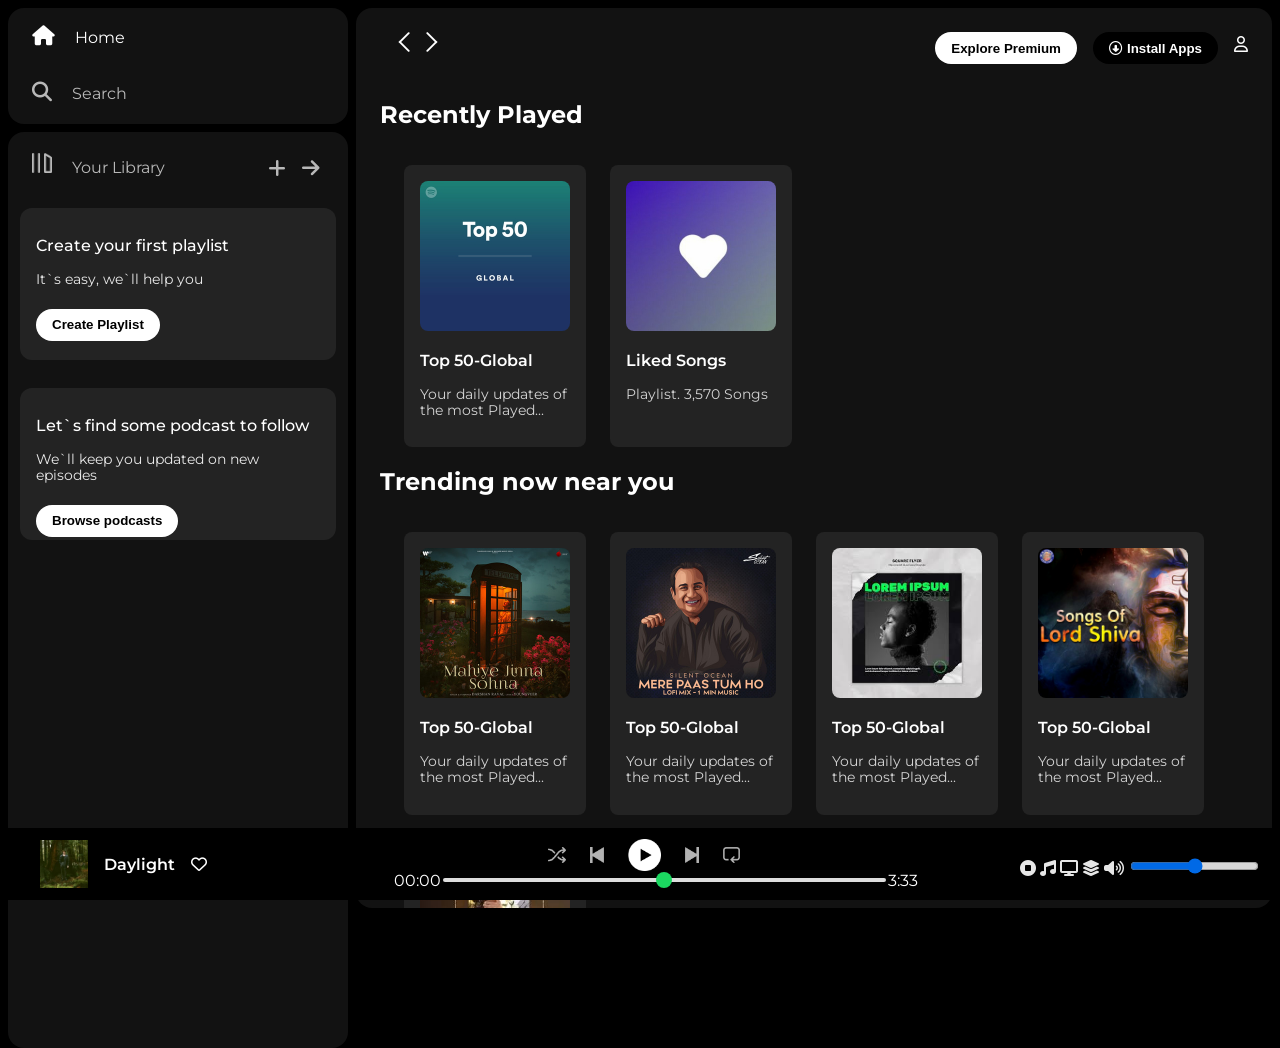
<file: index.html>
<!DOCTYPE html>
<html lang="en">
<head>
    <meta charset="UTF-8">
    <meta name="viewport" content="width=device-width, initial-scale=1.0">
    <link rel="stylesheet" href="https://cdnjs.cloudflare.com/ajax/libs/font-awesome/6.7.2/css/all.min.css" integrity="sha512-Evv84Mr4kqVGRNSgIGL/F/aIDqQb7xQ2vcrdIwxfjThSH8CSR7PBEakCr51Ck+w+/U6swU2Im1vVX0SVk9ABhg==" crossorigin="anonymous" referrerpolicy="no-referrer" />
    <link rel="icon" href="./assets/logo.png">
    <title>Spotify - Web Player: Music for everyone </title>
    <link rel="stylesheet" href="project.css"/>
    <link rel="preconnect" href="https://fonts.googleapis.com">
    <link rel="preconnect" href="https://fonts.gstatic.com" crossorigin>
    <link href="https://fonts.googleapis.com/css2?family=Montserrat:ital,wght@0,100..900;1,100..900&display=swap" rel="stylesheet">
    
</head>
<body>
    <div class="main">
        <div class="sidebar">
            <div class="nav">
                <div class="nav-option" style="opacity: 1;">
                    <i class="fa-solid fa-house"></i>
                    <a href="#">Home</a>
                </div>
                <div class="nav-option">
                    <i class="fa-solid fa-magnifying-glass"></i>   
                    <a href="#">Search</a>
                </div>
                </div>
            <div class="library">
                <div class="options">
                    <div class="lib-option nav-option" >
                   <img src="./assets/library_icon.png">
                    <a href="#">Your Library</a>
                    </div>

                    <div class="icons">
                        <i class="fa-solid fa-plus"></i>
                        <i class="fa-solid fa-arrow-right"></i>
                    </div>

                </div>
                <div class="lib-box">
                    <div class="box">
                        <p class="box-p1">Create your first playlist</p>
                        <p class="box-p2">It`s easy, we`ll help you</p>
                        <button class="badge">Create Playlist</button>
                    </div>

                    <div class="box">
                        <p class="box-p1">Let`s find some podcast to follow</p>
                        <p class="box-p2">We`ll keep you updated on new episodes</p>
                        <button class="badge">Browse podcasts</button>
                    </div>



                </div>
            </div>
        </div>
        <div class="main-content">
            <div class="sticky-nav">
                <div class=" sticky-nav-icons">
                    <img src="./assets/backward_icon.png">
                <img src="./assets/forward_icon.png" class="hide">

                </div>

               <div class="sticky-nav-options">
                <button class="badge nav-item hide">Explore Premium</button>
                <button class="badge nav-item dark-badge"><i class="fa-regular fa-circle-down" style="margin-right:5px ;"></i>Install Apps</button>
                <i class="fa-regular fa-user"></i>

               </div>
            
                
            </div>
           
            <h2>Recently Played</h2>
            <div class="cards-container">
                <div class="card">
                    <img src="./assets/card1img.jpeg" class="card-img">
                    <p class="card-title">Top 50-Global</p>
                    
                    <p class="card-info">Your daily updates of the most Played...</p>
                </div>
                <div class="card">
                    <img src="./assets/like.jpg" class="card-img">
                    <p class="card-title">Liked Songs</p>
                    <p class="card-info">Playlist. 3,570 Songs</p>
                </div>



            </div>

            <h2>Trending now near you</h2>
            <div class="cards-container">
                <div class="card">
                    <img src="./assets/card2img.jpeg" class="card-img">
                    <p class="card-title">Top 50-Global</p>
                    <p class="card-info">Your daily updates of the most Played...</p>
                </div>
                <div class="card">
                    <img src="./assets/card3img.jpeg" class="card-img">
                    <p class="card-title">Top 50-Global</p>
                    <p class="card-info">Your daily updates of the most Played...</p>
                </div>

                <div class="card">
                    <img src="./assets/album1.jpg" class="card-img">
                    <p class="card-title">Top 50-Global</p>
                    <p class="card-info">Your daily updates of the most Played...</p>
                </div>

                <div class="card">
                    <img src="./assets/album3.jpg" class="card-img">
                    <p class="card-title">Top 50-Global</p>
                    <p class="card-info">Your daily updates of the most Played...</p>
                </div>

                <div class="card">
                    <img src="./assets/album4.jpg" class="card-img">
                    <p class="card-title">Top 50-Global</p>
                    <p class="card-info">Your daily updates of the most Played...</p>
                </div>
            
            </div>
            
            <h2>Featured Carts</h2>
            <div class="cards-container">
                <div class="card">
                    <img src="./assets/card5img.jpeg" class="card-img">
                    <p class="card-title">Top 50-Global</p>
                    <p class="card-info">Your daily updates of the most Played...</p>
                </div>
                <div class="card">
                    <img src="./assets/card6img.jpeg" class="card-img">
                    <p class="card-title">Top Songs- India </p>
                    <p class="card-info">Your daily updates of the most Played...</p>
                </div>
                <div class="card">
                    <img src="./assets/card1img.jpeg" class="card-img">
                    <p class="card-title">Top Songs-Global</p>
                    <p class="card-info">Your daily updates of the most Played...</p>
                </div>
            </div>

           <div class="footer">
            <div class="line"></div>
           </div>
            
        </div>
        <div class="music-player">
            <div class="album">
                <img src="./assets/daylight.jpg" class="album-icons">
                <p class="album-title">Daylight</p>
                <div class="album-icon">
                    <i class="fa-regular fa-heart"></i>
                </div>

                <!-- <p class="album-info">David Kushner</p> -->
            </div>
            <div class="player">
                <div class="player-controls">
                    <img src="./assets/player_icon1.png" class="player-control-icon">
                    <img src="./assets/player_icon2.png" class="player-control-icon">
                    <img src="./assets/player_icon3.png" class="player-control-icon" style="opacity: 1; height:  2rem;">
                    <img src="./assets/player_icon4.png" class="player-control-icon">
                    <img src="./assets/player_icon5.png" class="player-control-icon">
                </div>
                <div class="playback-bar">
                    <span class="curr-time">00:00</span>
                    <input type="range" min="0" max="100" class="progress-bar" step="1">
                    <span class="tot-time">3:33</span>
                </div>
            </div>
            <div class="controls">
                <div class="control-icon">
                <i class="fa-solid fa-circle-stop"></i>
                <i class="fa-solid fa-music"></i>
                <i class="fa-solid fa-display"></i>
                <i class="fa-solid fa-layer-group"></i>
                <i class="fa-solid fa-volume-high"></i>
                <input type="range">
            </div>


            </div>
        </div>
    </div>
</body>
</html>
</file>
<file: project.css>
body {
    font-family: "Montserrat", sans-serif;
    margin: 0;
    background-color: black;
    color:white;
    overflow: hidden;
}

.main {
    display: flex;
    height: 100vh;
    padding: 0.5rem;
}

.sidebar {
    background-color: black;
    width: 340px;
    border-radius: 1rem;
    margin-right:0.5rem ;
}

.main-content {

    background-color:#121212;
    flex: 1;
    border-radius: 1rem;
    overflow: auto;
    padding: 0 1.5rem 0 1.5rem;
}

.music-player {
    background-color: black;
    position: fixed;
    bottom: 0;
    width: 100%;
    height: 72px;
}

a {
    text-decoration: none;
    color: white;
}

.nav {
    background-color: #121212;
    border-radius: 1rem;
    display: flex;
    flex-direction: column;
    justify-content: center;
    height: 100px;
    padding: 0.5rem 0.75rem;
}

.nav-option {
    line-height: 2.5rem;
    opacity: 0.7;
    padding: 0.5rem 0.75rem;

}

.nav-option:hover {
  
    opacity: 1;

}
.nav-option i
 {
    font-size: 1.25rem;

}

.nav-option a{
    font-size: 1rem;
    margin-left: 1rem;
}

.library {
    background-color: #121212;
    border-radius: 1rem;
    height: 100%;
    margin-top: 0.5rem;
    padding: 0.5rem 0.75rem;
}

.options {
    display: flex;
    justify-content: space-between;
    align-items: center;
}

.lib-option img {
    height: 1.25rem;
    width: 1.25rem;
}

.icons {
    font-size: 1.25rem;
    display: flex;
}

.icons i{
    opacity: 0.7;
    margin-right: 1rem;
}

.icons i:hover{
    opacity: 1;
}

.box {
    background-color: #232323;
    height: 8rem;
    border-radius: 0.75rem;
    margin: 0.75rem 0 1.75rem 0;
    padding: 0.75rem 1rem;
}

.box-p1{
    font-size: 1rem;
    font-weight: 500;
}

.box-p2{
    font-size: 0.85rem;
    opacity: 0.9;
}

.badge {
    background-color: white;
    border: none;
    border-radius: 100px;
    padding: 0.25rem 1rem;
    font-weight: 700;
    margin-top: 0.5rem;
    height: 2rem;
    width: fit-content;
}

.dark-badge{
    background-color: #000;
    color:#fff;
}

.sticky-nav{
    position: sticky;
    top:0;
    background-color: #121212;
    display: flex;
    justify-content: space-between;
    align-items: center;
    padding: 1rem 0 1rem 0;
    z-index: 10;
}

.sticky-nav-icons  {

   margin-left: 0.75rem;

 }

 .sticky-nav-options {
    display: flex;
    justify-content: center;
    align-items: center;
    
 }
.nav-item {
    margin-right: 1rem;
 }

 @media (max-width:1000px) {
    .hide{
        display: none;
    }
 }

 .card {
    background-color: #232323;
    width: 150px;
    border-radius: 0.5rem;
    padding: 1rem;
    margin-left: 1.5rem;
    margin-top: 1rem;
    
 }

 .cards-container {
    display: flex;
    flex-wrap: wrap;
 }

 .card-img {
    width: 100%;
    border-radius: 0.5rem;
 
 }

 .card-title{
    font-weight: 600;
 }

 .card-info {
    font-size: 0.85rem;
    opacity: 0.8;
 }
 .footer {
    height: 300px;
    display: flex;
    align-items: center;
    justify-content: center
 }

 .line{
    width: 90%;
    height: 50%;
    border-top: 1px solid white;
    opacity: 0.4;

 }

 .music-player {
    display: flex;
    justify-content: space-between;
    align-items: center;
 }

 .album{
    width: 25%;
     display: flex; 
     align-items: center;
    margin-left: 1rem;
 }

 .album-icons{
    height: 3rem;
    padding: 1rem;
    
   

 }
 .album-icon{
    display: flex; 
    align-items: center;
    margin-left: 1rem;
    padding: 1rem 0 1rem 0;


 }
 .album-title{
    
    font-weight: 600;
    align-content: center;
 }

 /* .album-info{
    font-size: 1rem;
    align-items: last baseline;
   

 } */

 .player {
    width: 50%;

 }

 .controls{
    width: 25%;
    
    
    
 }

 .control-icon {

    height: 1rem;
    margin-right: 1.5rem;
    opacity: 0.9;
    margin-left: 3rem;
    
   


 }

 .player-controls{
    display: flex;
    justify-content: center;
    align-items: center;
    
 }

 .player-control-icon {
    height: 1rem;
    margin-right: 1.5rem;
    opacity: 0.7;
 }
 .player-control-icon:hover{
    opacity: 1;
 }

 .playback-bar {
    display: flex;
    justify-content: center;
    align-items: center;
 }

 .progress-bar{
    width: 70%;
    appearance: none;
    background-color: transparent;
    cursor: pointer;
 }
 .progress-bar::-webkit-slider-runnable-track {
    background-color: #ddd;
    border-radius: 100px;
    height: 0.25rem;
 }

 .progress-bar::-webkit-slider-thumb{
    appearance: none;
    height: 1rem;
    width: 1rem;
    background-color: #1bd760;
    border-radius: 50px;
    margin-top: -6px;
 }
</file>
